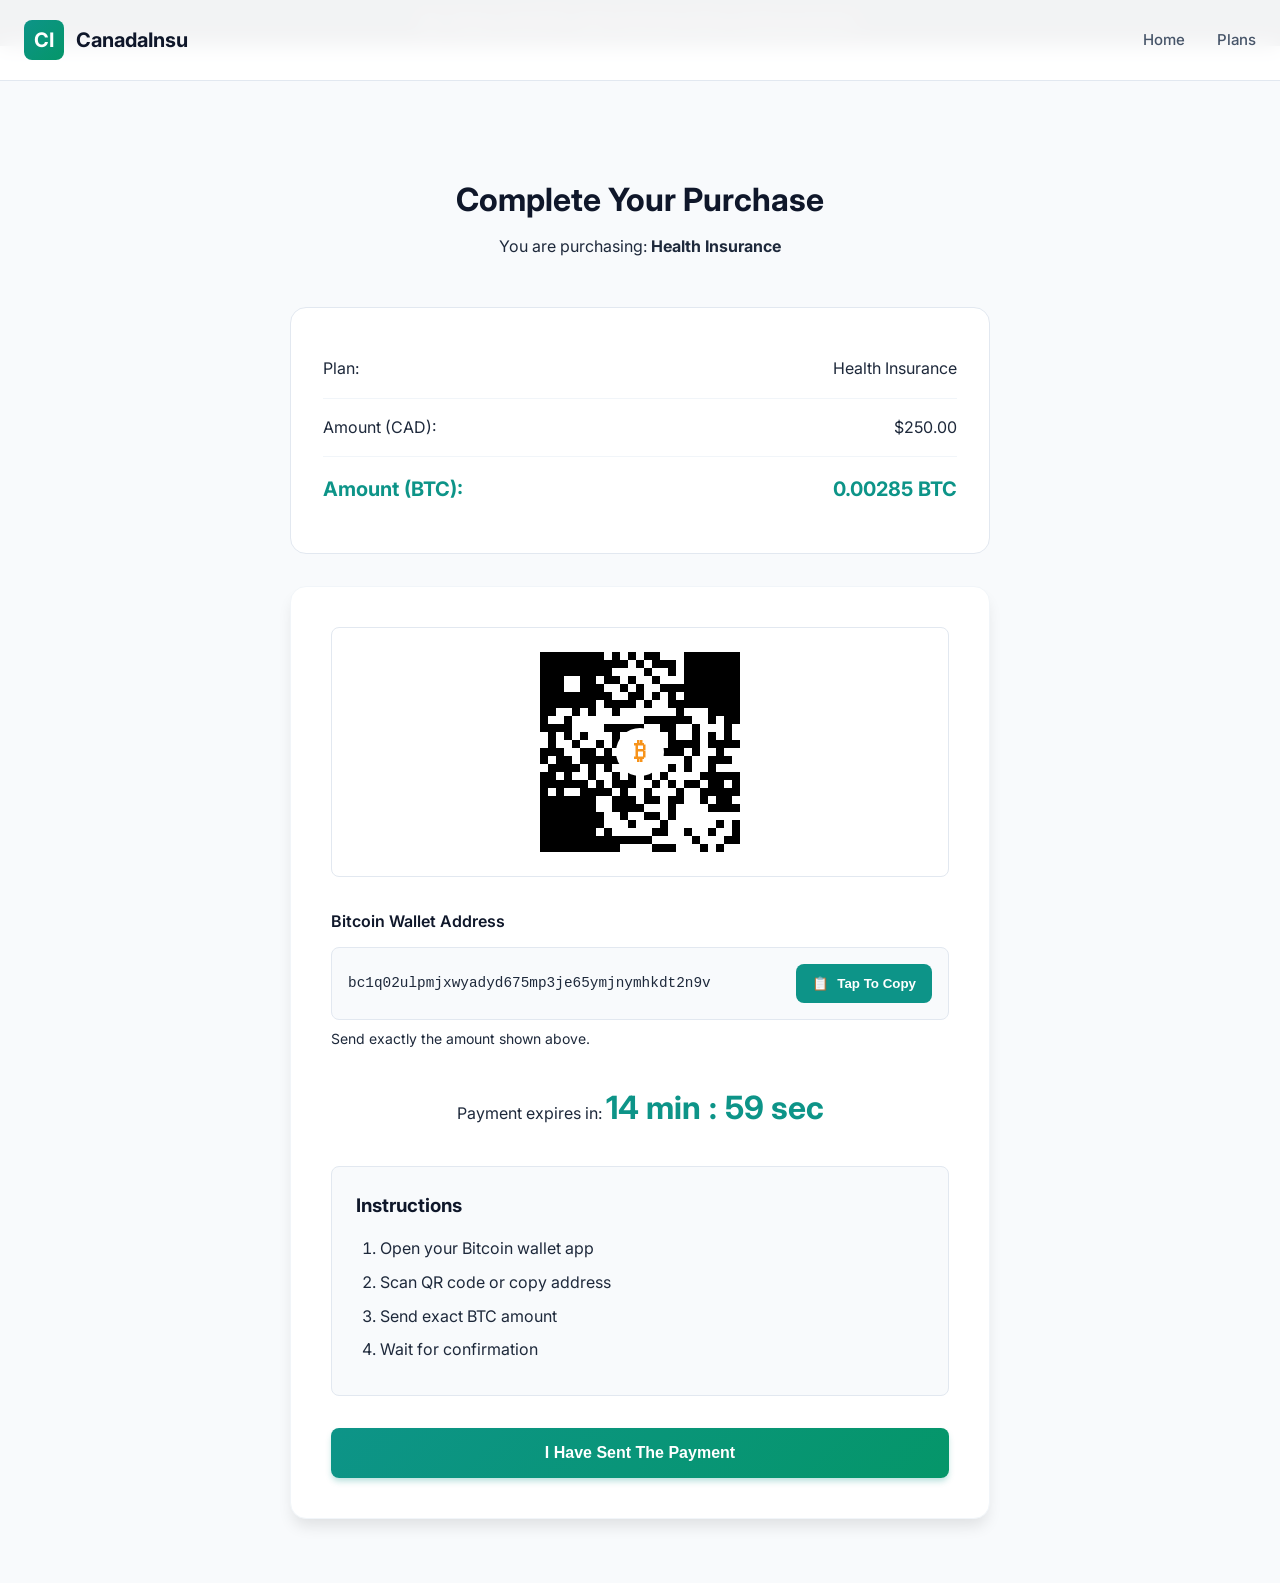
<file: payment.html>
<!DOCTYPE html>
<html lang="en">
<head>
    <meta charset="UTF-8">
    <meta name="viewport" content="width=device-width, initial-scale=1.0">
    <title>Secure Payment - CanadaInsu</title>
    <link rel="stylesheet" href="css/style.css">
    <link href="https://fonts.googleapis.com/css2?family=Inter:wght@300;400;500;600;700&display=swap" rel="stylesheet">
</head>
<body class="payment-page">
    <div class="alert-banner">
        <div class="container">
            <span class="alert-icon">⚠️</span>
            <span class="alert-text">Always verify BTC wallet addresses before sending payments.</span>
        </div>
    </div>

    <nav class="navbar" id="navbar">
        <div class="container nav-container">
            <a href="index.html" class="logo">
                <div class="logo-icon">CI</div>
                <span class="logo-text">CanadaInsu</span>
            </a>
            <ul class="nav-links">
                <li><a href="index.html" class="nav-link">Home</a></li>
                <li><a href="plans.html" class="nav-link">Plans</a></li>
            </ul>
        </div>
    </nav>

    <section class="payment-section">
        <div class="container">
            <div class="payment-container">
                <div class="payment-header">
                    <h1>Complete Your Purchase</h1>
                    <p>You are purchasing: <strong id="selectedPlanName">Insurance Plan</strong></p>
                </div>

                <div class="payment-content active">
                    <div class="payment-summary glass">
                        <div class="summary-row">
                            <span>Plan:</span>
                            <span id="summaryPlan">Standard Plan</span>
                        </div>
                        <div class="summary-row">
                            <span>Amount (CAD):</span>
                            <span id="summaryCad">$250.00</span>
                        </div>
                        <div class="summary-row highlight">
                            <span>Amount (BTC):</span>
                            <span id="btcAmount">0.00285 BTC</span>
                        </div>
                    </div>

                    <div class="btc-payment-box glass">
                        <div class="qr-container">
                            <canvas id="qrCode" width="200" height="200"></canvas>
                        </div>
                        
                        <div class="wallet-info">
                            <label>Bitcoin Wallet Address</label>
                            <div class="wallet-address-box">
                                <code id="btcAddress">bc1qxy2kgdygjrsqtzq2n0yrf2493p83kkfjhx0wlh</code>
                                <button class="copy-btn" id="copyAddress">
                                    <span class="copy-icon">📋</span>
                                    <span class="copy-text">Tap To Copy</span>
                                </button>
                            </div>
                            <p class="wallet-note">Send exactly the amount shown above.</p>
                        </div>

                        <div class="countdown-container">
                            <label>Payment expires in:</label>
                            <div class="countdown" id="countdown">
                                <span class="countdown-item">
                                    <span class="countdown-value" id="minutes">14</span>
                                    <span class="countdown-label">min</span>
                                </span>
                                <span class="countdown-separator">:</span>
                                <span class="countdown-item">
                                    <span class="countdown-value" id="seconds">59</span>
                                    <span class="countdown-label">sec</span>
                                </span>
                            </div>
                        </div>

                        <div class="payment-instructions">
                            <h3>Instructions</h3>
                            <ol>
                                <li>Open your Bitcoin wallet app</li>
                                <li>Scan QR code or copy address</li>
                                <li>Send exact BTC amount</li>
                                <li>Wait for confirmation</li>
                            </ol>
                        </div>

                        <button class="btn btn-primary btn-block btn-lg" id="confirmPayment">
                            I Have Sent The Payment
                        </button>
                    </div>
                </div>
            </div>
        </div>
    </section>

    <script src="js/main.js"></script>
    <script src="js/payment.js"></script>
</body>
</html>
</file>
<file: css/style.css>
/* ===== CSS VARIABLES ===== */
:root {
    --navy-dark: #0f172a;
    --navy: #1e293b;
    --teal-dark: #0d9488;
    --teal: #14b8a6;
    --emerald: #059669;
    --emerald-light: #34d399;
    --gray-50: #f8fafc;
    --gray-100: #f1f5f9;
    --gray-200: #e2e8f0;
    --gray-600: #475569;
    --gray-800: #1e293b;
    --white: #ffffff;
    --shadow-sm: 0 1px 2px 0 rgb(0 0 0 / 0.05);
    --shadow: 0 4px 6px -1px rgb(0 0 0 / 0.1);
    --shadow-lg: 0 10px 15px -3px rgb(0 0 0 / 0.1);
    --radius: 0.5rem;
    --radius-xl: 1rem;
    --transition: all 0.3s cubic-bezier(0.4, 0, 0.2, 1);
}

/* ===== RESET & BASE ===== */
* { margin: 0; padding: 0; box-sizing: border-box; }
html { scroll-behavior: smooth; }
body { font-family: 'Inter', sans-serif; line-height: 1.6; color: var(--gray-800); background: var(--gray-50); overflow-x: hidden; }
img { max-width: 100%; height: auto; display: block; }
a { text-decoration: none; color: inherit; transition: var(--transition); }
ul { list-style: none; }

.container { max-width: 1280px; margin: 0 auto; padding: 0 1.5rem; }

/* ===== BUTTONS ===== */
.btn { display: inline-flex; align-items: center; justify-content: center; padding: 0.75rem 1.5rem; border-radius: var(--radius); font-weight: 600; font-size: 0.875rem; cursor: pointer; border: none; transition: var(--transition); gap: 0.5rem; }
.btn-lg { padding: 1rem 2rem; font-size: 1rem; }
.btn-block { width: 100%; }
.btn-primary { 
    background: linear-gradient(135deg, var(--teal-dark) 0%, var(--emerald) 100%); 
    color: var(--white); 
    box-shadow: 0 4px 6px -1px rgba(13, 148, 136, 0.3);
}
.btn-primary:hover { transform: translateY(-2px); box-shadow: 0 10px 15px -3px rgba(13, 148, 136, 0.4); }
.btn-outline { background: transparent; border: 2px solid var(--white); color: var(--white); }
.btn-outline:hover { background: var(--white); color: var(--teal-dark); }
.btn-outline-dark { background: transparent; border: 2px solid var(--teal-dark); color: var(--teal-dark); }
.btn-outline-dark:hover { background: var(--teal-dark); color: var(--white); }
.btn-ghost { background: transparent; color: var(--gray-600); }
.btn-ghost:hover { color: var(--teal-dark); }

/* ===== ALERT BANNER ===== */
.alert-banner { background: var(--navy-dark); color: var(--white); padding: 0.75rem 0; font-size: 0.875rem; text-align: center; }
.alert-banner .container { display: flex; align-items: center; justify-content: center; gap: 0.75rem; }

/* ===== NAVBAR ===== */
.navbar { position: fixed; top: 0; left: 0; right: 0; z-index: 1000; background: rgba(255, 255, 255, 0.95); backdrop-filter: blur(10px); border-bottom: 1px solid var(--gray-200); transition: var(--transition); }
.nav-container { display: flex; align-items: center; justify-content: space-between; height: 80px; }
.logo { display: flex; align-items: center; gap: 0.75rem; font-weight: 700; font-size: 1.25rem; color: var(--navy-dark); }
.logo-icon { width: 40px; height: 40px; background: linear-gradient(135deg, var(--teal-dark) 0%, var(--emerald) 100%); color: var(--white); border-radius: var(--radius); display: flex; align-items: center; justify-content: center; font-weight: 700; }
.nav-links { display: flex; gap: 2rem; align-items: center; }
.nav-link { color: var(--gray-600); font-weight: 500; font-size: 0.9375rem; }
.nav-link:hover, .nav-link.active { color: var(--teal-dark); }
.nav-actions { display: flex; gap: 1rem; align-items: center; }

/* Mobile Menu Button */
.mobile-menu-btn { display: none; flex-direction: column; gap: 5px; background: none; border: none; cursor: pointer; padding: 0.5rem; z-index: 1001; }
.mobile-menu-btn span { width: 25px; height: 3px; background: var(--navy-dark); border-radius: 2px; transition: var(--transition); }

/* ===== HERO SECTION ===== */
.hero { position: relative; min-height: 100vh; display: flex; align-items: center; padding-top: 80px; }
.hero-bg { position: absolute; inset: 0; z-index: -1; }
.hero-bg img { width: 100%; height: 100%; object-fit: cover; }
.hero-overlay { position: absolute; inset: 0; background: linear-gradient(135deg, rgba(15, 23, 42, 0.95) 0%, rgba(30, 41, 59, 0.85) 100%); }
.hero-content { position: relative; z-index: 1; color: var(--white); max-width: 800px; }
.hero-title { font-size: clamp(2.5rem, 5vw, 4rem); font-weight: 700; line-height: 1.1; margin-bottom: 1.5rem; opacity: 0; animation: fadeInUp 0.8s forwards; }
.hero-subtitle { font-size: 1.25rem; line-height: 1.7; margin-bottom: 2.5rem; opacity: 0; animation: fadeInUp 0.8s 0.2s forwards; color: var(--gray-200); }
.hero-buttons { display: flex; gap: 1rem; opacity: 0; animation: fadeInUp 0.8s 0.4s forwards; }

/* ===== SECTIONS ===== */
section { padding: 5rem 0; }
.section-header { text-align: center; margin-bottom: 3rem; }
.section-title { font-size: 2.5rem; font-weight: 700; color: var(--navy-dark); margin-bottom: 1rem; }
.section-subtitle { font-size: 1.125rem; color: var(--gray-600); max-width: 600px; margin: 0 auto; }

/* ===== PLANS WITH IMAGES ===== */
.plans-grid { display: grid; grid-template-columns: repeat(auto-fit, minmax(320px, 1fr)); gap: 2rem; }
.plan-card-image { background: var(--white); border-radius: var(--radius-xl); overflow: hidden; box-shadow: var(--shadow); transition: var(--transition); border: 1px solid var(--gray-100); display: flex; flex-direction: column; }
.plan-card-image:hover { transform: translateY(-5px); box-shadow: var(--shadow-lg); }
.plan-img-wrapper { position: relative; height: 200px; overflow: hidden; }
.plan-img-wrapper img { width: 100%; height: 100%; object-fit: cover; transition: transform 0.5s; }
.plan-card-image:hover .plan-img-wrapper img { transform: scale(1.05); }
.plan-badge { position: absolute; top: 1rem; right: 1rem; background: var(--teal-dark); color: var(--white); padding: 0.25rem 0.75rem; border-radius: 2rem; font-size: 0.75rem; font-weight: 600; box-shadow: var(--shadow); }
.plan-badge.special { background: #dc2626; }
.plan-body { padding: 2rem; flex: 1; display: flex; flex-direction: column; }
.plan-title { font-size: 1.5rem; font-weight: 700; color: var(--navy-dark); margin-bottom: 0.75rem; }
.plan-desc { color: var(--gray-600); margin-bottom: 1.5rem; line-height: 1.6; flex: 1; }
.plan-features-mini { margin-bottom: 1.5rem; padding-left: 0; }
.plan-features-mini li { padding: 0.25rem 0; color: var(--gray-700); font-size: 0.9rem; }
.plan-price-row { margin-bottom: 1.5rem; display: flex; align-items: baseline; gap: 0.25rem; }
.price { font-size: 2rem; font-weight: 700; color: var(--teal-dark); }
.period { color: var(--gray-500); font-size: 1rem; }
.center-btn { text-align: center; margin-top: 3rem; }

/* ===== WHY SECTION (REDESIGNED) ===== */
.why-section { background: var(--white); position: relative; overflow: hidden; }
/* Decorative background blob */
.why-section::before {
    content: ''; position: absolute; top: -100px; right: -100px; width: 400px; height: 400px;
    background: radial-gradient(circle, rgba(13, 148, 136, 0.1) 0%, rgba(255,255,255,0) 70%);
    border-radius: 50%; z-index: 0;
}

.stats-grid { 
    display: grid; 
    grid-template-columns: repeat(auto-fit, minmax(280px, 1fr)); 
    gap: 2rem; 
    position: relative; 
    z-index: 1;
}

/* Colorful Cards instead of Grey Blocks */
.stat-card { 
    padding: 2.5rem 2rem; 
    border-radius: var(--radius-xl); 
    transition: var(--transition); 
    text-align: left;
    border: 1px solid var(--gray-100);
    background: var(--white);
    box-shadow: var(--shadow);
    position: relative;
    overflow: hidden;
}

/* Add a subtle colored top border to each card */
.stat-card::after {
    content: ''; position: absolute; top: 0; left: 0; width: 100%; height: 6px;
    background: linear-gradient(90deg, var(--teal-dark), var(--emerald-light));
}

.stat-card:hover { transform: translateY(-8px); box-shadow: var(--shadow-lg); }

.stat-icon { 
    width: 60px; height: 60px; 
    background: rgba(13, 148, 136, 0.1); 
    color: var(--teal-dark);
    border-radius: 12px;
    display: flex; align-items: center; justify-content: center;
    font-size: 2rem; 
    margin-bottom: 1.5rem; 
}

.stat-value { font-size: 2rem; font-weight: 800; color: var(--navy-dark); margin-bottom: 0.5rem; line-height: 1.2; }
.stat-label { font-size: 1.1rem; font-weight: 600; color: var(--teal-dark); margin-bottom: 0.5rem; }
.stat-desc { font-size: 0.95rem; color: var(--gray-600); line-height: 1.5; }

/* ===== BLOG SECTION ===== */
.blog-section { background: var(--gray-50); }
.blog-grid { display: grid; grid-template-columns: repeat(auto-fit, minmax(320px, 1fr)); gap: 2rem; }
.blog-card { background: var(--white); border-radius: var(--radius-xl); overflow: hidden; box-shadow: var(--shadow); transition: var(--transition); }
.blog-card:hover { transform: translateY(-5px); box-shadow: var(--shadow-lg); }
.blog-image { height: 220px; overflow: hidden; }
.blog-image img { width: 100%; height: 100%; object-fit: cover; transition: transform 0.5s; }
.blog-card:hover .blog-image img { transform: scale(1.05); }
.blog-content { padding: 2rem; }
.blog-category { display: inline-block; padding: 0.25rem 0.75rem; background: rgba(13, 148, 136, 0.1); color: var(--teal-dark); border-radius: 2rem; font-size: 0.75rem; font-weight: 600; margin-bottom: 1rem; }
.blog-title { font-size: 1.25rem; font-weight: 700; color: var(--navy-dark); margin-bottom: 0.75rem; line-height: 1.4; }
.blog-excerpt { color: var(--gray-600); margin-bottom: 1.5rem; font-size: 0.95rem; }
.blog-link { color: var(--teal-dark); font-weight: 600; display: inline-flex; align-items: center; gap: 0.25rem; }
.blog-link:hover { gap: 0.5rem; }

/* ===== ARTICLE PAGE ===== */
.article-container { max-width: 800px; padding-top: 120px; padding-bottom: 4rem; }
.article-header { margin-bottom: 2rem; text-align: center; }
.article-header h1 { font-size: 2.5rem; color: var(--navy-dark); margin: 1rem 0; line-height: 1.2; }
.article-meta { color: var(--gray-500); font-size: 0.9rem; }
.article-image { margin-bottom: 3rem; border-radius: var(--radius-xl); overflow: hidden; height: 400px; }
.article-image img { width: 100%; height: 100%; object-fit: cover; }
.article-content { font-size: 1.125rem; line-height: 1.8; color: var(--gray-700); }
.article-content p { margin-bottom: 1.5rem; }
.article-content h3 { font-size: 1.5rem; color: var(--navy-dark); margin: 2rem 0 1rem; }
.article-cta { margin-top: 4rem; text-align: center; padding: 3rem; background: var(--white); border-radius: var(--radius-xl); box-shadow: var(--shadow); border: 1px solid var(--gray-100); }
.article-cta h3 { margin-bottom: 1.5rem; color: var(--navy-dark); }

/* ===== PAYMENT PAGE ===== */
.payment-page { background: var(--gray-50); }
.payment-section { padding: 8rem 0 4rem; }
.payment-container { max-width: 700px; margin: 0 auto; }
.payment-header { text-align: center; margin-bottom: 3rem; }
.payment-header h1 { font-size: 2rem; color: var(--navy-dark); margin-bottom: 0.5rem; }
.payment-summary { padding: 2rem; border-radius: var(--radius-xl); margin-bottom: 2rem; background: var(--white); border: 1px solid var(--gray-200); }
.summary-row { display: flex; justify-content: space-between; padding: 1rem 0; border-bottom: 1px solid var(--gray-100); }
.summary-row.highlight { font-size: 1.25rem; font-weight: 700; color: var(--teal-dark); border-bottom: none; }
.btc-payment-box { padding: 2.5rem; border-radius: var(--radius-xl); background: var(--white); box-shadow: var(--shadow-lg); border: 1px solid var(--gray-100); }
.qr-container { text-align: center; margin-bottom: 2rem; padding: 1.5rem; background: var(--white); border: 1px solid var(--gray-200); border-radius: var(--radius); }
#qrCode { margin: 0 auto; display: block; }
.wallet-info label { display: block; font-weight: 600; margin-bottom: 0.75rem; color: var(--navy-dark); }
.wallet-address-box { display: flex; gap: 1rem; align-items: center; background: var(--gray-50); padding: 1rem; border-radius: var(--radius); margin-bottom: 0.5rem; border: 1px solid var(--gray-200); flex-wrap: wrap; }
.wallet-address-box code { flex: 1; font-family: monospace; font-size: 0.9rem; color: var(--gray-700); word-break: break-all; min-width: 200px; }
.copy-btn { display: flex; align-items: center; gap: 0.5rem; padding: 0.75rem 1rem; background: var(--teal-dark); color: var(--white); border: none; border-radius: var(--radius); cursor: pointer; font-weight: 600; transition: var(--transition); white-space: nowrap; }
.copy-btn:hover { background: var(--emerald); }
.copy-btn.copied { background: var(--success); }
.wallet-note { font-size: 0.875rem; color: var(--gray-500); margin-bottom: 2rem; }
.countdown-container { margin-bottom: 2rem; text-align: center; }
.countdown { display: inline-flex; align-items: center; gap: 0.5rem; font-size: 2rem; font-weight: 700; color: var(--teal-dark); }
.payment-instructions { background: var(--gray-50); padding: 1.5rem; border-radius: var(--radius); margin-bottom: 2rem; border: 1px solid var(--gray-200); }
.payment-instructions h3 { margin-bottom: 1rem; color: var(--navy-dark); }
.payment-instructions ol { padding-left: 1.5rem; color: var(--gray-700); }
.payment-instructions li { margin-bottom: 0.5rem; }

/* ===== AUTH PAGES ===== */
.auth-page { min-height: 100vh; display: flex; align-items: center; justify-content: center; padding: 2rem; background: linear-gradient(135deg, var(--gray-50) 0%, var(--gray-100) 100%); }
.auth-container { width: 100%; max-width: 450px; background: var(--white); padding: 3rem; border-radius: var(--radius-xl); box-shadow: var(--shadow-lg); }
.auth-logo { display: flex; justify-content: center; margin-bottom: 2rem; }
.auth-form-container h1 { font-size: 2rem; color: var(--navy-dark); margin-bottom: 0.5rem; text-align: center; }
.auth-subtitle { text-align: center; color: var(--gray-600); margin-bottom: 2rem; }
.form-group { margin-bottom: 1.5rem; }
.form-group label { display: block; font-weight: 500; margin-bottom: 0.5rem; color: var(--gray-700); font-size: 0.875rem; }
.form-group input { width: 100%; padding: 0.875rem 1rem; border: 1px solid var(--gray-200); border-radius: var(--radius); font-size: 1rem; transition: var(--transition); background: var(--gray-50); }
.form-group input:focus { outline: none; border-color: var(--teal-dark); background: var(--white); box-shadow: 0 0 0 3px rgba(13, 148, 136, 0.1); }

/* ===== FOOTER ===== */
.footer { background: var(--navy-dark); color: var(--white); padding: 4rem 0 2rem; }
.footer-grid { display: grid; grid-template-columns: 2fr 1fr 1fr; gap: 3rem; margin-bottom: 3rem; }
.footer-brand .logo { color: var(--white); margin-bottom: 1rem; }
.footer-desc { color: var(--gray-400); line-height: 1.7; }
.footer-links h4 { font-size: 1rem; font-weight: 600; margin-bottom: 1.5rem; color: var(--white); }
.footer-links ul li { margin-bottom: 0.75rem; }
.footer-links a { color: var(--gray-400); transition: var(--transition); }
.footer-links a:hover { color: var(--emerald-light); padding-left: 5px; }
.footer-bottom { border-top: 1px solid var(--gray-800); padding-top: 2rem; text-align: center; color: var(--gray-500); font-size: 0.875rem; }

/* ===== ANIMATIONS ===== */
@keyframes fadeInUp { to { opacity: 1; transform: translateY(0); } }
.fade-in { opacity: 0; transform: translateY(30px); transition: opacity 0.8s, transform 0.8s; }
.fade-in.visible { opacity: 1; transform: translateY(0); }

/* ===== MOBILE RESPONSIVENESS ===== */
@media (max-width: 992px) {
    .footer-grid { grid-template-columns: 1fr 1fr; }
}

@media (max-width: 768px) {
    /* Mobile Nav */
    .mobile-menu-btn { display: flex; }
    .nav-links {
        position: fixed; top: 80px; left: 0; right: 0;
        background: var(--white); flex-direction: column;
        padding: 2rem; gap: 1.5rem;
        border-bottom: 1px solid var(--gray-200);
        box-shadow: var(--shadow-lg);
        transform: translateY(-150%); transition: transform 0.3s ease-in-out;
        z-index: 999;
    }
    .nav-links.active { transform: translateY(0); }
    .nav-actions { display: none; } /* Hide auth buttons on mobile menu for simplicity, or add them to nav-links */
    
    /* Hero */
    .hero-buttons { flex-direction: column; width: 100%; }
    .hero-buttons .btn { width: 100%; }
    
    /* General Layout */
    .section-title { font-size: 2rem; }
    .plans-grid, .stats-grid, .blog-grid { grid-template-columns: 1fr; }
    
    /* Footer */
    .footer-grid { grid-template-columns: 1fr; gap: 2rem; }
    
    /* Payment */
    .wallet-address-box { flex-direction: column; align-items: stretch; }
    .copy-btn { justify-content: center; width: 100%; }
    
    /* Article */
    .article-image { height: 250px; }
    .article-header h1 { font-size: 1.75rem; }
}
</file>
